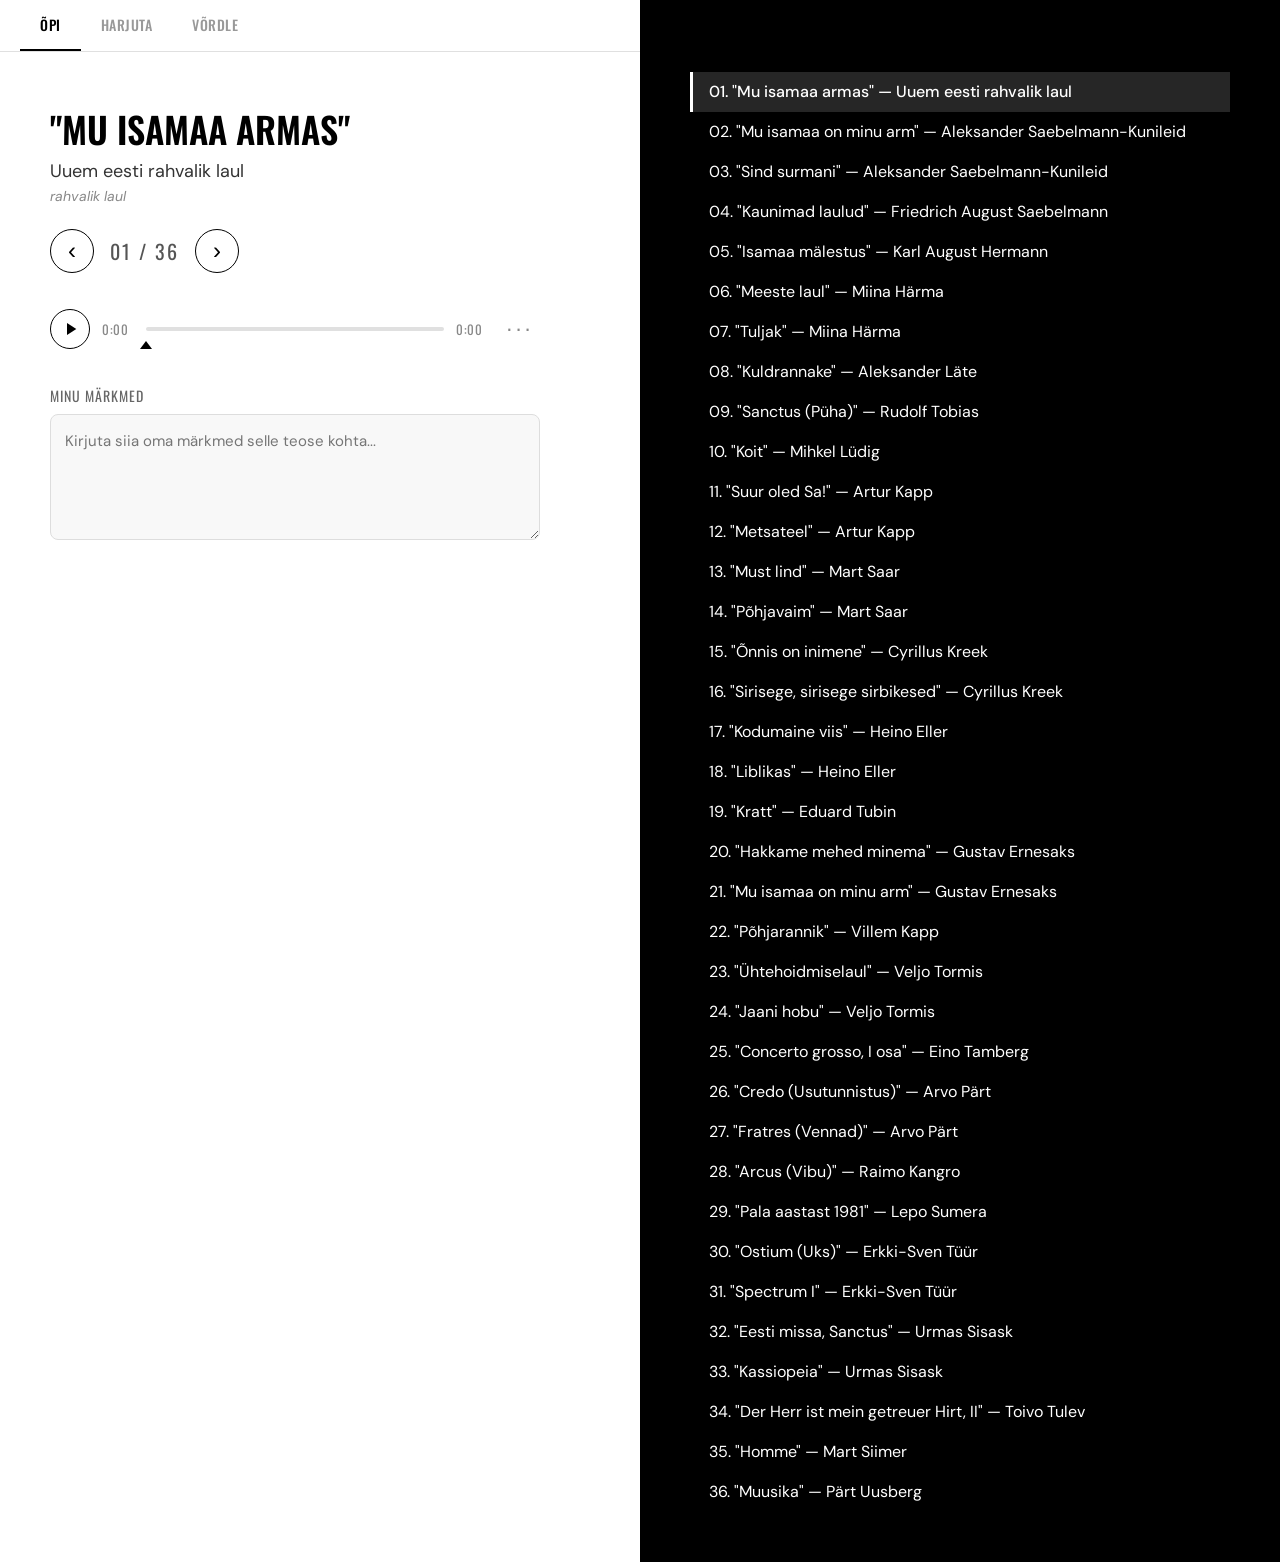
<file: index.html>
<!DOCTYPE html>
<html>
<head>
    <meta charset="UTF-8">
    <meta http-equiv="refresh" content="0; url=/12/">
    <title>Kuulamistest</title>
</head>
<body>
    <a href="/12/">Kuulamistest</a>
</body>
</html>
</file>
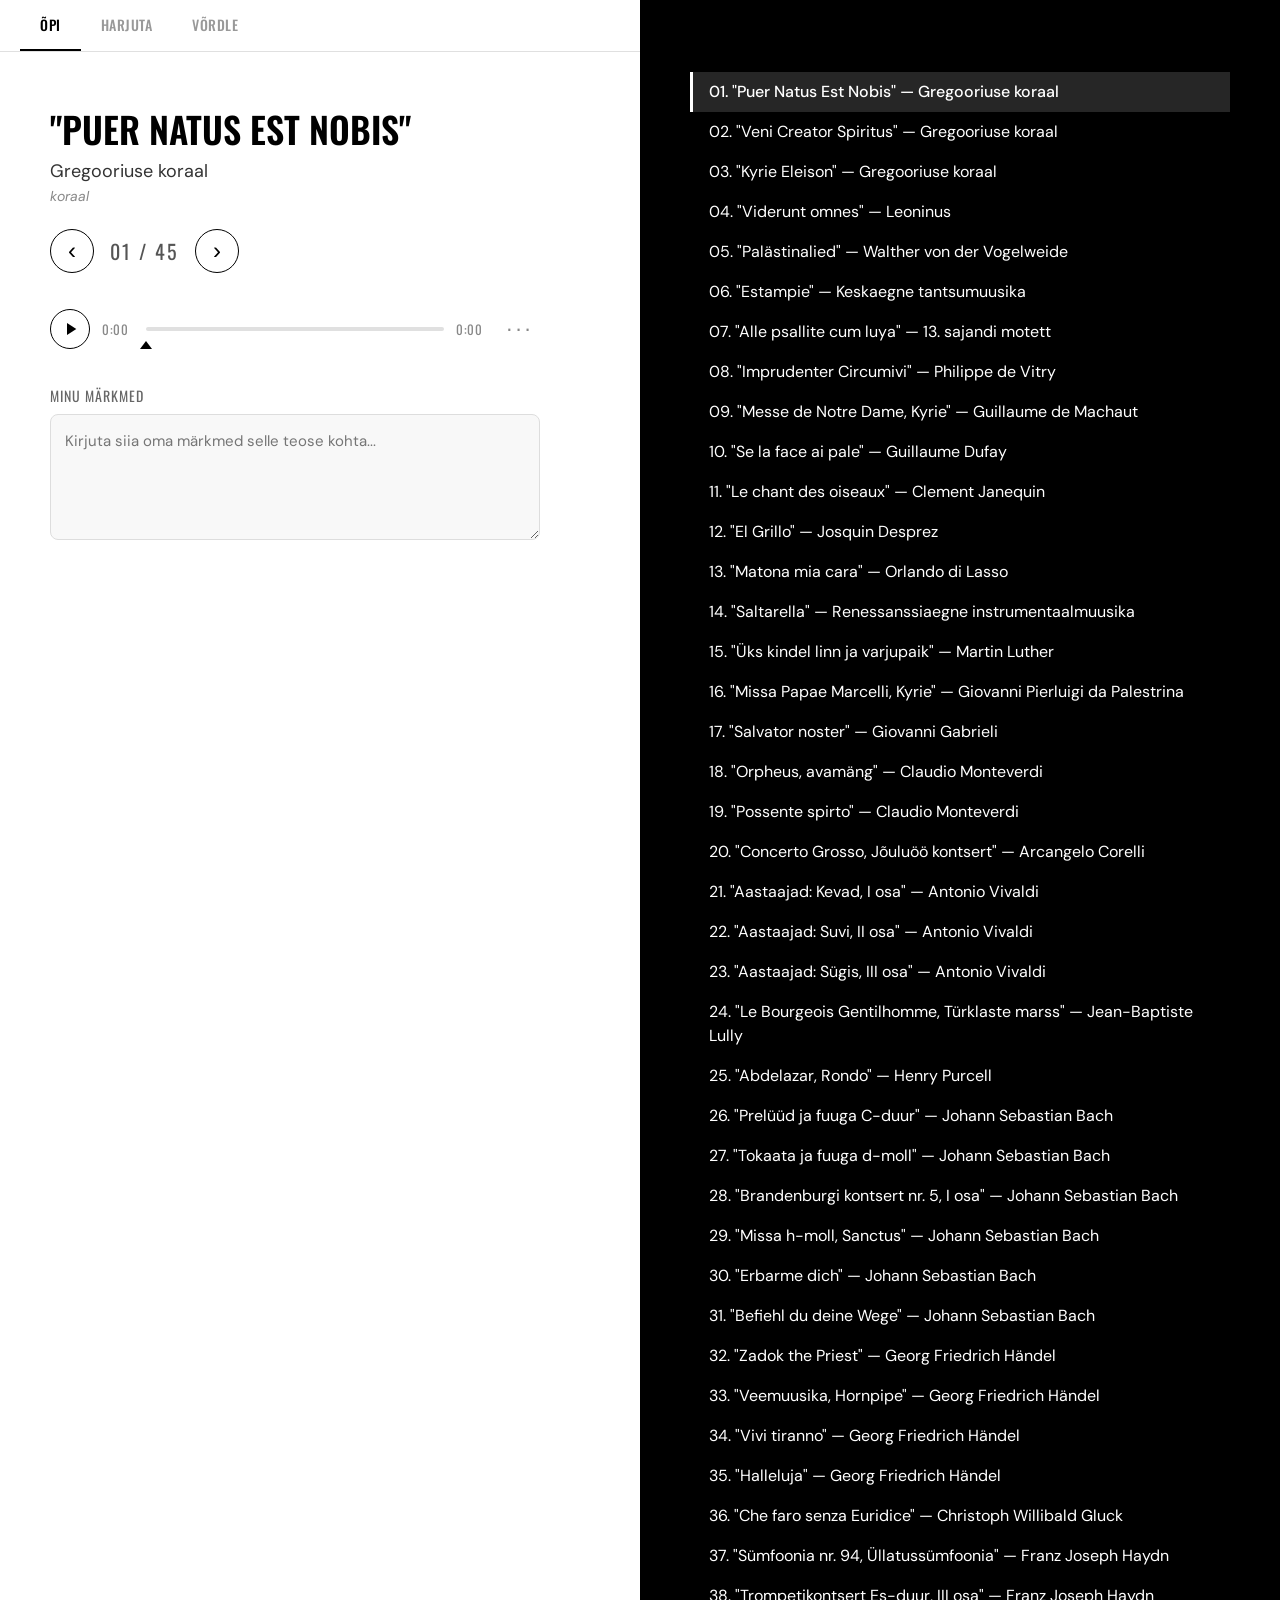
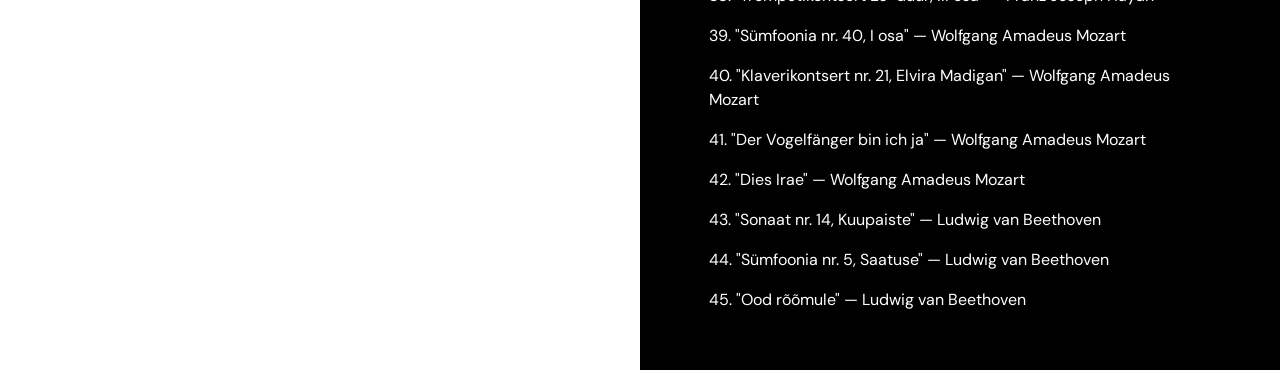
<file: 10/index.html>
<!DOCTYPE html>
<html>
<head>
    <meta charset="UTF-8">
    <meta name="viewport" content="width=device-width, initial-scale=1.0, maximum-scale=1.0, user-scalable=no">
    <meta name="apple-mobile-web-app-capable" content="yes">
    <meta name="apple-mobile-web-app-status-bar-style" content="black">
    <link href='https://fonts.googleapis.com/css?family=Oswald:400,600' rel='stylesheet'>
    <link href='https://fonts.googleapis.com/css?family=DM Sans:300,400,500' rel='stylesheet'>
    <title>Kuulamistest - 10. klass</title>
    <link rel="stylesheet" type="text/css" href="style.css?v=2">
</head>
<body>

<nav class="tab-bar">
    <div class="tab-bar-inner">
        <button data-page="learn" class="active">Õpi</button>
        <button data-page="quiz">Harjuta</button>
        <button data-page="compare">Võrdle</button>
    </div>
</nav>

<!-- ======== LEARN PAGE ======== -->
<div class="page" id="page-learn">
    <div class="row">
        <div class="column info_box learn-main">
            <div class="learn-meta">
                <h2 id="learn-title" class="learn-title">"Puer Natus Est Nobis"</h2>
                <p id="learn-composer" class="learn-composer">Gregooriuse koraal</p>
                <span id="learn-type" class="learn-type">koraal</span>
            </div>

            <div class="learn-nav">
                <button id="learn-prev" class="learn-arrow">&lsaquo;</button>
                <span id="learn-counter" class="learn-counter">01 / 45</span>
                <button id="learn-next" class="learn-arrow">&rsaquo;</button>
            </div>

            <div class="player">
                <button id="player-play" class="player-btn" aria-label="Play">
                    <svg class="player-icon play-icon" viewBox="0 0 24 24"><polygon points="6,3 20,12 6,21"/></svg>
                    <svg class="player-icon pause-icon" viewBox="0 0 24 24" style="display:none"><rect x="5" y="3" width="4" height="18"/><rect x="15" y="3" width="4" height="18"/></svg>
                </button>
                <span id="player-time" class="player-time">0:00</span>
                <div class="player-track-wrapper">
                    <div id="player-track" class="player-track">
                        <div id="player-fill" class="player-fill"></div>
                    </div>
                    <div id="player-start-marker" class="player-start-marker" style="display:none">
                        <div class="marker-arrow"></div>
                    </div>
                </div>
                <span id="player-duration" class="player-duration">0:00</span>
                <div class="player-menu-wrapper">
                    <button id="player-menu-btn" class="player-menu-btn" aria-label="Seaded">&middot;&middot;&middot;</button>
                    <div id="player-menu" class="player-menu">
                        <div class="player-menu-item active" data-mode="start">Algusest</div>
                        <div class="player-menu-item" data-mode="random">Juhuslik</div>
                    </div>
                </div>
            </div>

            <div class="learn-notes-section">
                <label for="learn-notes" class="learn-notes-label">Minu märkmed</label>
                <textarea id="learn-notes" class="learn-notes" rows="4" placeholder="Kirjuta siia oma märkmed selle teose kohta..."></textarea>
            </div>
        </div>
        <div class="column song_list learn-song-list-col">
            <div id="learn-song-list-wrapper">
                <div id="learn-song-list" class="interactive-song-list"></div>
            </div>
        </div>
    </div>
</div>

<!-- ======== QUIZ PAGE ======== -->
<div class="page hidden" id="page-quiz">
    <div class="row">
        <div class="column info_box quiz-main">
            <!-- Start screen -->
            <div id="quiz-start-screen" class="quiz-start-screen">
                <h2 class="quiz-heading">Harjuta</h2>
                <p class="quiz-desc">Kuula 30-sekundilist klippi ja proovi teos ära tunda.<br>Vali teosed nimekirjast paremal.</p>
                <button id="quiz-start-btn" class="quiz-start-btn">Alusta</button>
            </div>

            <!-- Active quiz card -->
            <div id="quiz-card" class="quiz-card hidden">
                <div class="quiz-progress">
                    <span id="quiz-remaining">36 jäänud</span>
                    <div class="quiz-progress-bar">
                        <div id="quiz-progress-fill" class="quiz-progress-fill"></div>
                    </div>
                    <button id="quiz-reset-btn" class="quiz-reset-link">Alusta uuesti</button>
                </div>

                <div class="player">
                    <button id="quiz-play" class="player-btn" aria-label="Play">
                        <svg class="player-icon play-icon" viewBox="0 0 24 24"><polygon points="6,3 20,12 6,21"/></svg>
                        <svg class="player-icon pause-icon" viewBox="0 0 24 24" style="display:none"><rect x="5" y="3" width="4" height="18"/><rect x="15" y="3" width="4" height="18"/></svg>
                    </button>
                    <span id="quiz-time" class="player-time">0:00</span>
                    <div class="player-track-wrapper">
                        <div id="quiz-track" class="player-track">
                            <div id="quiz-fill" class="player-fill"></div>
                        </div>
                        <div id="quiz-start-marker" class="player-start-marker" style="display:none">
                            <div class="marker-arrow"></div>
                        </div>
                    </div>
                    <span id="quiz-duration" class="player-duration" style="display:none">0:30</span>
                    <div class="player-menu-wrapper">
                        <button class="player-menu-btn" aria-label="Seaded">&middot;&middot;&middot;</button>
                        <div class="player-menu">
                            <div class="player-menu-item quiz-menu-item active" data-mode="start">Algusest</div>
                            <div class="player-menu-item quiz-menu-item" data-mode="random">Juhuslik</div>
                        </div>
                    </div>
                </div>

                <!-- Before reveal -->
                <div id="quiz-ask" class="quiz-ask">
                    <div id="quiz-notes-peek" class="learn-notes-section hidden">
                        <label for="quiz-notes-peek-text" class="learn-notes-label">Minu märkmed</label>
                        <textarea id="quiz-notes-peek-text" class="learn-notes" rows="3" placeholder="Kirjuta siia oma märkmed selle teose kohta..."></textarea>
                    </div>
                    <div class="quiz-ask-buttons">
                        <button id="quiz-notes-btn" class="quiz-notes-btn">Näita märkmeid</button>
                        <button id="quiz-reveal-btn" class="quiz-reveal-btn">Näita vastust</button>
                    </div>
                </div>

                <!-- After reveal -->
                <div id="quiz-answer" class="quiz-answer hidden">
                    <div class="quiz-meta">
                        <h2 id="quiz-title" class="learn-title"></h2>
                        <p id="quiz-composer" class="learn-composer"></p>
                        <span id="quiz-type" class="learn-type"></span>
                    </div>
                    <div id="quiz-notes-section" class="learn-notes-section">
                        <label for="quiz-notes" class="learn-notes-label">Minu märkmed</label>
                        <textarea id="quiz-notes" class="learn-notes" rows="3" placeholder="Kirjuta siia oma märkmed selle teose kohta..."></textarea>
                    </div>
                    <div id="quiz-buttons" class="quiz-buttons">
                        <button id="quiz-wrong" class="quiz-btn quiz-btn-wrong">Ei teadnud</button>
                        <button id="quiz-right" class="quiz-btn quiz-btn-right">Teadsin</button>
                    </div>

                    <!-- Confusion prompt (after "Ei teadnud") -->
                    <div id="quiz-confusion" class="quiz-confusion hidden">
                        <p class="quiz-confusion-label">Klikka teosele, millega läks segamini <span class="confusion-arrow"></span></p>
                        <button id="quiz-confusion-skip" class="quiz-confusion-skip">Edasi</button>
                    </div>
                </div>

            </div>

            <!-- Done screen -->
            <div id="quiz-done" class="quiz-done hidden">
                <h2 class="quiz-heading">Tubli!</h2>
                <p id="quiz-done-text" class="quiz-desc">Kõik teosed on läbitud.</p>
                <button id="quiz-restart-btn" class="quiz-start-btn">Uuesti</button>
            </div>
        </div>
        <div class="column song_list quiz-song-list-col">
            <div id="quiz-song-list-wrapper">
                <div id="quiz-song-list" class="interactive-song-list"></div>
            </div>
        </div>
    </div>
</div>

<!-- ======== COMPARE PAGE ======== -->
<div class="page hidden" id="page-compare">
    <div class="row">
        <div class="column info_box compare-main">
            <!-- Empty state -->
            <div id="compare-empty" class="compare-empty">
                <h2 class="quiz-heading">Võrdle</h2>
                <p class="quiz-desc">Harjuta esmalt, et süsteem saaks teada, milliseid teoseid sa segamini ajad.</p>
            </div>

            <!-- Pairs list -->
            <div id="compare-pairs-list" class="compare-pairs-list hidden">
                <h2 class="quiz-heading">Võrdle</h2>
                <p class="quiz-desc">Sinu segamini aetud teosed</p>
                <div id="compare-pairs" class="compare-pairs"></div>
            </div>

            <!-- Active compare -->
            <div id="compare-card" class="compare-card hidden">
                <button id="compare-back-btn" class="quiz-reset-link">&lsaquo; Tagasi</button>
                <!-- Phase 1: Listen to A -->
                <div id="compare-phase-listen" class="compare-phase">
                    <p class="compare-instruction" id="compare-instruction">Kuula mõlemat teoset</p>

                    <div class="compare-pair">
                        <div class="compare-piece" id="compare-piece-a">
                            <span class="compare-label">A</span>
                            <p class="compare-piece-title" id="compare-title-a"></p>
                            <p class="compare-piece-composer" id="compare-composer-a"></p>
                            <button id="compare-play-a" class="compare-play-btn">
                                <svg class="player-icon play-icon" viewBox="0 0 24 24"><polygon points="6,3 20,12 6,21"/></svg>
                                <svg class="player-icon pause-icon" viewBox="0 0 24 24" style="display:none"><rect x="5" y="3" width="4" height="18"/><rect x="15" y="3" width="4" height="18"/></svg>
                            </button>
                        </div>
                        <div class="compare-piece" id="compare-piece-b">
                            <span class="compare-label">B</span>
                            <p class="compare-piece-title" id="compare-title-b"></p>
                            <p class="compare-piece-composer" id="compare-composer-b"></p>
                            <button id="compare-play-b" class="compare-play-btn">
                                <svg class="player-icon play-icon" viewBox="0 0 24 24"><polygon points="6,3 20,12 6,21"/></svg>
                                <svg class="player-icon pause-icon" viewBox="0 0 24 24" style="display:none"><rect x="5" y="3" width="4" height="18"/><rect x="15" y="3" width="4" height="18"/></svg>
                            </button>
                        </div>
                    </div>

                    <button id="compare-ready-btn" class="quiz-start-btn">Olen valmis</button>
                </div>

                <!-- Phase 2: Guess which one -->
                <div id="compare-phase-guess" class="compare-phase hidden">
                    <p class="compare-instruction">Kumb on see?</p>

                    <div class="player compare-mystery-player">
                        <button id="compare-play-mystery" class="player-btn" aria-label="Play">
                            <svg class="player-icon play-icon" viewBox="0 0 24 24"><polygon points="6,3 20,12 6,21"/></svg>
                            <svg class="player-icon pause-icon" viewBox="0 0 24 24" style="display:none"><rect x="5" y="3" width="4" height="18"/><rect x="15" y="3" width="4" height="18"/></svg>
                        </button>
                        <span id="compare-time" class="player-time">0:00</span>
                        <div class="player-track-wrapper">
                            <div id="compare-track" class="player-track">
                                <div id="compare-fill" class="player-fill"></div>
                            </div>
                            <div id="compare-start-marker" class="player-start-marker" style="display:none">
                                <div class="marker-arrow"></div>
                            </div>
                        </div>
                        <span id="compare-duration" class="player-duration" style="display:none">0:30</span>
                    </div>

                    <div class="quiz-buttons">
                        <button id="compare-guess-a" class="quiz-btn"></button>
                        <button id="compare-guess-b" class="quiz-btn"></button>
                    </div>
                </div>

                <!-- Phase 3: Result -->
                <div id="compare-phase-result" class="compare-phase hidden">
                    <p class="compare-result-text" id="compare-result-text"></p>
                    <p class="compare-result-answer" id="compare-result-answer"></p>
                    <button id="compare-next-btn" class="quiz-start-btn">Järgmine</button>
                </div>
            </div>
        </div>
    </div>
</div>

<script src="songs.js?v=4"></script>
<script src="../app.js?v=4"></script>
<script defer src='https://static.cloudflareinsights.com/beacon.min.js' data-cf-beacon='{"token": "5fb3e8a10a9d4aab99e12cec75f58db6"}'></script>
</body>
</html>
</file>
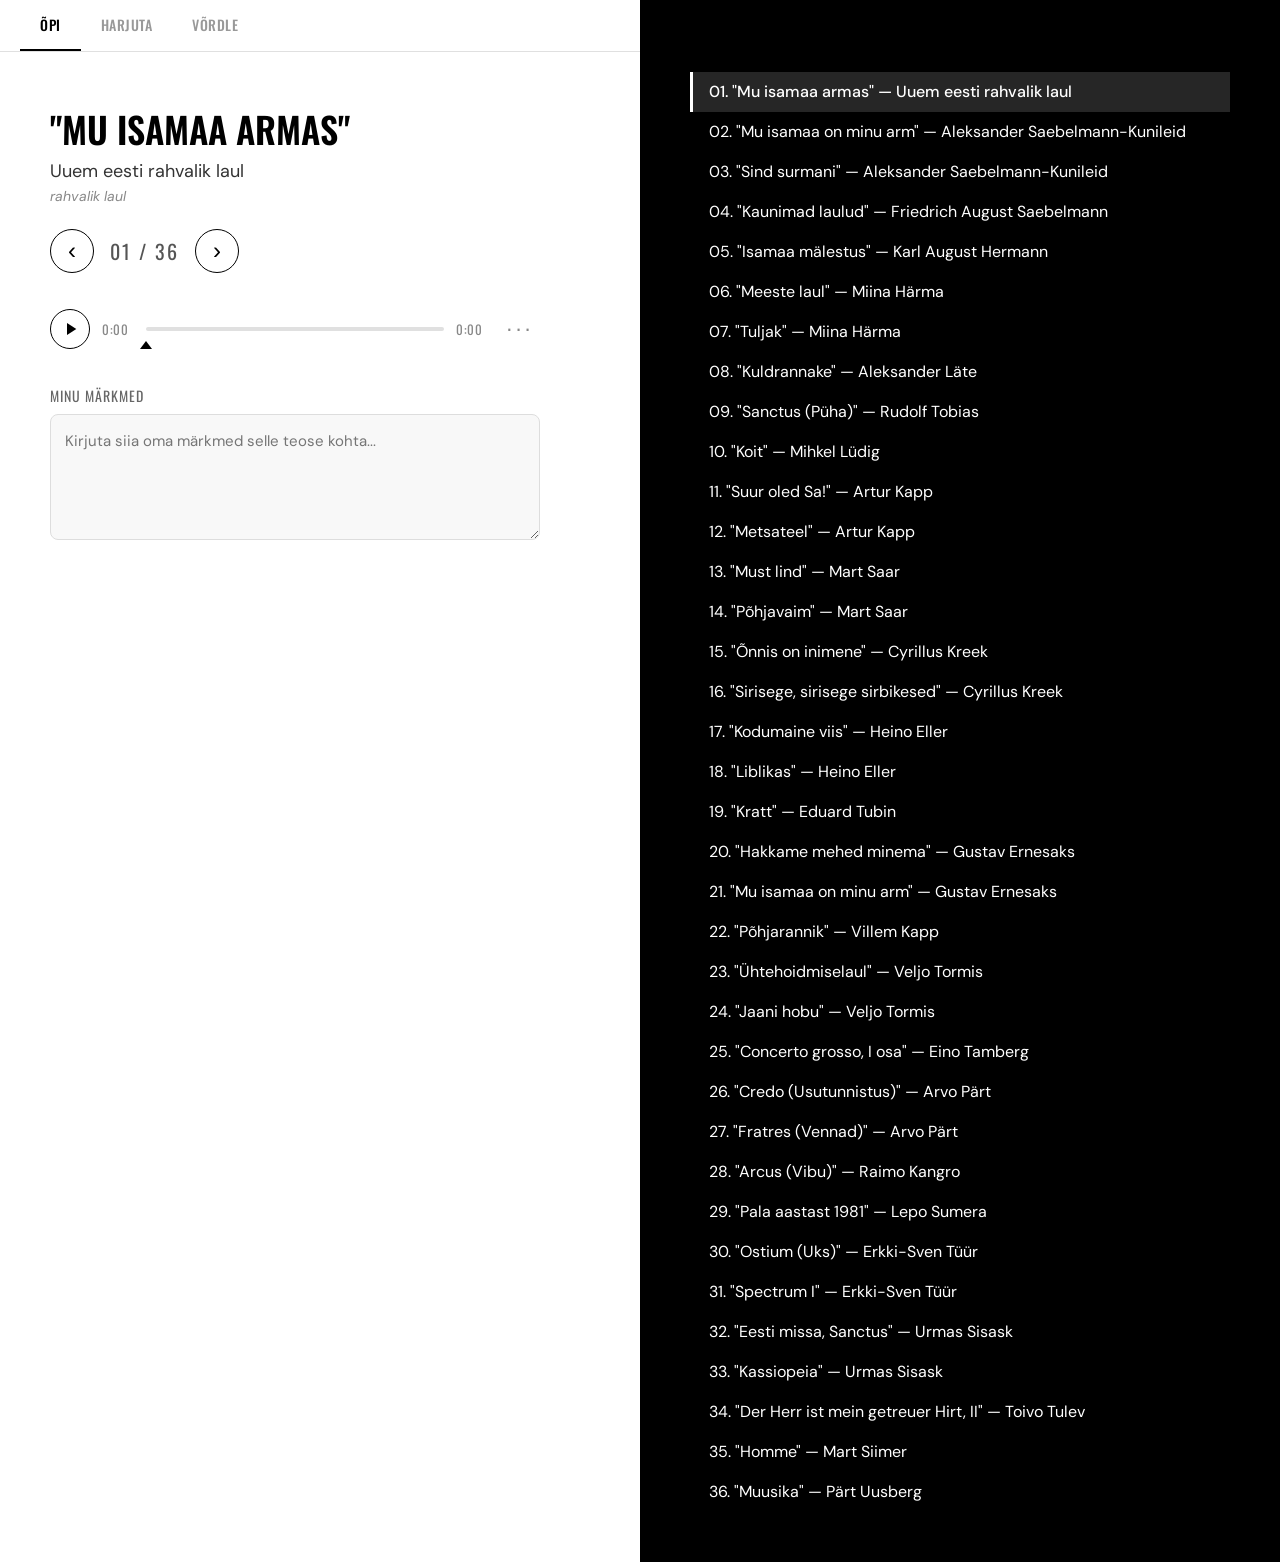
<file: 12/index.html>
<!DOCTYPE html>
<html>
<head>
    <meta charset="UTF-8">
    <meta name="viewport" content="width=device-width, initial-scale=1.0, maximum-scale=1.0, user-scalable=no">
    <meta name="apple-mobile-web-app-capable" content="yes">
    <meta name="apple-mobile-web-app-status-bar-style" content="black">
    <link href='https://fonts.googleapis.com/css?family=Oswald:400,600' rel='stylesheet'>
    <link href='https://fonts.googleapis.com/css?family=DM Sans:300,400,500' rel='stylesheet'>
    <title>Kuulamistest - 12. klass</title>
    <link rel="stylesheet" type="text/css" href="style.css?v=2">
</head>
<body>

<nav class="tab-bar">
    <div class="tab-bar-inner">
        <button data-page="learn" class="active">Õpi</button>
        <button data-page="quiz">Harjuta</button>
        <button data-page="compare">Võrdle</button>
    </div>
</nav>

<!-- ======== LEARN PAGE ======== -->
<div class="page" id="page-learn">
    <div class="row">
        <div class="column info_box learn-main">
            <div class="learn-meta">
                <h2 id="learn-title" class="learn-title">"Mu isamaa armas"</h2>
                <p id="learn-composer" class="learn-composer">Uuem eesti rahvalik laul</p>
                <span id="learn-type" class="learn-type">rahvalik laul</span>
            </div>

            <div class="learn-nav">
                <button id="learn-prev" class="learn-arrow">&lsaquo;</button>
                <span id="learn-counter" class="learn-counter">01 / 36</span>
                <button id="learn-next" class="learn-arrow">&rsaquo;</button>
            </div>

            <div class="player">
                <button id="player-play" class="player-btn" aria-label="Play">
                    <svg class="player-icon play-icon" viewBox="0 0 24 24"><polygon points="6,3 20,12 6,21"/></svg>
                    <svg class="player-icon pause-icon" viewBox="0 0 24 24" style="display:none"><rect x="5" y="3" width="4" height="18"/><rect x="15" y="3" width="4" height="18"/></svg>
                </button>
                <span id="player-time" class="player-time">0:00</span>
                <div class="player-track-wrapper">
                    <div id="player-track" class="player-track">
                        <div id="player-fill" class="player-fill"></div>
                    </div>
                    <div id="player-start-marker" class="player-start-marker" style="display:none">
                        <div class="marker-arrow"></div>
                    </div>
                </div>
                <span id="player-duration" class="player-duration">0:00</span>
                <div class="player-menu-wrapper">
                    <button id="player-menu-btn" class="player-menu-btn" aria-label="Seaded">&middot;&middot;&middot;</button>
                    <div id="player-menu" class="player-menu">
                        <div class="player-menu-item active" data-mode="start">Algusest</div>
                        <div class="player-menu-item" data-mode="random">Juhuslik</div>
                    </div>
                </div>
            </div>

            <div class="learn-notes-section">
                <label for="learn-notes" class="learn-notes-label">Minu märkmed</label>
                <textarea id="learn-notes" class="learn-notes" rows="4" placeholder="Kirjuta siia oma märkmed selle teose kohta..."></textarea>
            </div>
        </div>
        <div class="column song_list learn-song-list-col">
            <div id="learn-song-list-wrapper">
                <div id="learn-song-list" class="interactive-song-list"></div>
            </div>
        </div>
    </div>
</div>

<!-- ======== QUIZ PAGE ======== -->
<div class="page hidden" id="page-quiz">
    <div class="row">
        <div class="column info_box quiz-main">
            <!-- Start screen -->
            <div id="quiz-start-screen" class="quiz-start-screen">
                <h2 class="quiz-heading">Harjuta</h2>
                <p class="quiz-desc">Kuula 30-sekundilist klippi ja proovi teos ära tunda.<br>Vali teosed nimekirjast paremal.</p>
                <button id="quiz-start-btn" class="quiz-start-btn">Alusta</button>
            </div>

            <!-- Active quiz card -->
            <div id="quiz-card" class="quiz-card hidden">
                <div class="quiz-progress">
                    <span id="quiz-remaining">36 jäänud</span>
                    <div class="quiz-progress-bar">
                        <div id="quiz-progress-fill" class="quiz-progress-fill"></div>
                    </div>
                    <button id="quiz-reset-btn" class="quiz-reset-link">Alusta uuesti</button>
                </div>

                <div class="player">
                    <button id="quiz-play" class="player-btn" aria-label="Play">
                        <svg class="player-icon play-icon" viewBox="0 0 24 24"><polygon points="6,3 20,12 6,21"/></svg>
                        <svg class="player-icon pause-icon" viewBox="0 0 24 24" style="display:none"><rect x="5" y="3" width="4" height="18"/><rect x="15" y="3" width="4" height="18"/></svg>
                    </button>
                    <span id="quiz-time" class="player-time">0:00</span>
                    <div class="player-track-wrapper">
                        <div id="quiz-track" class="player-track">
                            <div id="quiz-fill" class="player-fill"></div>
                        </div>
                        <div id="quiz-start-marker" class="player-start-marker" style="display:none">
                            <div class="marker-arrow"></div>
                        </div>
                    </div>
                    <span id="quiz-duration" class="player-duration" style="display:none">0:30</span>
                    <div class="player-menu-wrapper">
                        <button class="player-menu-btn" aria-label="Seaded">&middot;&middot;&middot;</button>
                        <div class="player-menu">
                            <div class="player-menu-item quiz-menu-item active" data-mode="start">Algusest</div>
                            <div class="player-menu-item quiz-menu-item" data-mode="random">Juhuslik</div>
                        </div>
                    </div>
                </div>

                <!-- Before reveal -->
                <div id="quiz-ask" class="quiz-ask">
                    <div id="quiz-notes-peek" class="learn-notes-section hidden">
                        <label for="quiz-notes-peek-text" class="learn-notes-label">Minu märkmed</label>
                        <textarea id="quiz-notes-peek-text" class="learn-notes" rows="3" placeholder="Kirjuta siia oma märkmed selle teose kohta..."></textarea>
                    </div>
                    <div class="quiz-ask-buttons">
                        <button id="quiz-notes-btn" class="quiz-notes-btn">Näita märkmeid</button>
                        <button id="quiz-reveal-btn" class="quiz-reveal-btn">Näita vastust</button>
                    </div>
                </div>

                <!-- After reveal -->
                <div id="quiz-answer" class="quiz-answer hidden">
                    <div class="quiz-meta">
                        <h2 id="quiz-title" class="learn-title"></h2>
                        <p id="quiz-composer" class="learn-composer"></p>
                        <span id="quiz-type" class="learn-type"></span>
                    </div>
                    <div id="quiz-notes-section" class="learn-notes-section">
                        <label for="quiz-notes" class="learn-notes-label">Minu märkmed</label>
                        <textarea id="quiz-notes" class="learn-notes" rows="3" placeholder="Kirjuta siia oma märkmed selle teose kohta..."></textarea>
                    </div>
                    <div id="quiz-buttons" class="quiz-buttons">
                        <button id="quiz-wrong" class="quiz-btn quiz-btn-wrong">Ei teadnud</button>
                        <button id="quiz-right" class="quiz-btn quiz-btn-right">Teadsin</button>
                    </div>

                    <!-- Confusion prompt (after "Ei teadnud") -->
                    <div id="quiz-confusion" class="quiz-confusion hidden">
                        <p class="quiz-confusion-label">Klikka teosele, millega läks segamini <span class="confusion-arrow"></span></p>
                        <button id="quiz-confusion-skip" class="quiz-confusion-skip">Edasi</button>
                    </div>
                </div>

            </div>

            <!-- Done screen -->
            <div id="quiz-done" class="quiz-done hidden">
                <h2 class="quiz-heading">Tubli!</h2>
                <p id="quiz-done-text" class="quiz-desc">Kõik teosed on läbitud.</p>
                <button id="quiz-restart-btn" class="quiz-start-btn">Uuesti</button>
            </div>
        </div>
        <div class="column song_list quiz-song-list-col">
            <div id="quiz-song-list-wrapper">
                <div id="quiz-song-list" class="interactive-song-list"></div>
            </div>
        </div>
    </div>
</div>

<!-- ======== COMPARE PAGE ======== -->
<div class="page hidden" id="page-compare">
    <div class="row">
        <div class="column info_box compare-main">
            <!-- Empty state -->
            <div id="compare-empty" class="compare-empty">
                <h2 class="quiz-heading">Võrdle</h2>
                <p class="quiz-desc">Harjuta esmalt, et süsteem saaks teada, milliseid teoseid sa segamini ajad.</p>
            </div>

            <!-- Pairs list -->
            <div id="compare-pairs-list" class="compare-pairs-list hidden">
                <h2 class="quiz-heading">Võrdle</h2>
                <p class="quiz-desc">Sinu segamini aetud teosed</p>
                <div id="compare-pairs" class="compare-pairs"></div>
            </div>

            <!-- Active compare -->
            <div id="compare-card" class="compare-card hidden">
                <button id="compare-back-btn" class="quiz-reset-link">&lsaquo; Tagasi</button>
                <!-- Phase 1: Listen to A -->
                <div id="compare-phase-listen" class="compare-phase">
                    <p class="compare-instruction" id="compare-instruction">Kuula mõlemat teoset</p>

                    <div class="compare-pair">
                        <div class="compare-piece" id="compare-piece-a">
                            <span class="compare-label">A</span>
                            <p class="compare-piece-title" id="compare-title-a"></p>
                            <p class="compare-piece-composer" id="compare-composer-a"></p>
                            <button id="compare-play-a" class="compare-play-btn">
                                <svg class="player-icon play-icon" viewBox="0 0 24 24"><polygon points="6,3 20,12 6,21"/></svg>
                                <svg class="player-icon pause-icon" viewBox="0 0 24 24" style="display:none"><rect x="5" y="3" width="4" height="18"/><rect x="15" y="3" width="4" height="18"/></svg>
                            </button>
                        </div>
                        <div class="compare-piece" id="compare-piece-b">
                            <span class="compare-label">B</span>
                            <p class="compare-piece-title" id="compare-title-b"></p>
                            <p class="compare-piece-composer" id="compare-composer-b"></p>
                            <button id="compare-play-b" class="compare-play-btn">
                                <svg class="player-icon play-icon" viewBox="0 0 24 24"><polygon points="6,3 20,12 6,21"/></svg>
                                <svg class="player-icon pause-icon" viewBox="0 0 24 24" style="display:none"><rect x="5" y="3" width="4" height="18"/><rect x="15" y="3" width="4" height="18"/></svg>
                            </button>
                        </div>
                    </div>

                    <button id="compare-ready-btn" class="quiz-start-btn">Olen valmis</button>
                </div>

                <!-- Phase 2: Guess which one -->
                <div id="compare-phase-guess" class="compare-phase hidden">
                    <p class="compare-instruction">Kumb on see?</p>

                    <div class="player compare-mystery-player">
                        <button id="compare-play-mystery" class="player-btn" aria-label="Play">
                            <svg class="player-icon play-icon" viewBox="0 0 24 24"><polygon points="6,3 20,12 6,21"/></svg>
                            <svg class="player-icon pause-icon" viewBox="0 0 24 24" style="display:none"><rect x="5" y="3" width="4" height="18"/><rect x="15" y="3" width="4" height="18"/></svg>
                        </button>
                        <span id="compare-time" class="player-time">0:00</span>
                        <div class="player-track-wrapper">
                            <div id="compare-track" class="player-track">
                                <div id="compare-fill" class="player-fill"></div>
                            </div>
                            <div id="compare-start-marker" class="player-start-marker" style="display:none">
                                <div class="marker-arrow"></div>
                            </div>
                        </div>
                        <span id="compare-duration" class="player-duration" style="display:none">0:30</span>
                    </div>

                    <div class="quiz-buttons">
                        <button id="compare-guess-a" class="quiz-btn"></button>
                        <button id="compare-guess-b" class="quiz-btn"></button>
                    </div>
                </div>

                <!-- Phase 3: Result -->
                <div id="compare-phase-result" class="compare-phase hidden">
                    <p class="compare-result-text" id="compare-result-text"></p>
                    <p class="compare-result-answer" id="compare-result-answer"></p>
                    <button id="compare-next-btn" class="quiz-start-btn">Järgmine</button>
                </div>
            </div>
        </div>
    </div>
</div>

<script src="songs.js?v=4"></script>
<script src="../app.js?v=4"></script>
<script defer src='https://static.cloudflareinsights.com/beacon.min.js' data-cf-beacon='{"token": "5fb3e8a10a9d4aab99e12cec75f58db6"}'></script>
</body>
</html>
</file>
<file: 10/style.css>
* {
  -webkit-tap-highlight-color: transparent;
  -webkit-touch-callout: none;
  touch-action: manipulation;
  box-sizing: border-box;
}

body {
  font-family: "DM Sans";
  margin: 0px;
  overflow-x: hidden;
  max-width: 100%;
}

h1 {
  font-family: 'Oswald';
  text-transform: uppercase;
  font-weight: bold;
  line-height: 100px;
  font-size: 100px;
  margin: 0px;
}

h3 {
  font-family: "DM Sans";
  font-weight: 300;
}

.hidden {
  display: none !important;
}

/* =============================================================================
   Tab Bar
   ============================================================================= */

.tab-bar {
  background: linear-gradient(to right, #fff 50%, #000 50%);
  position: sticky;
  top: 0;
  z-index: 100;
}

.tab-bar-inner {
  display: flex;
  width: 50%;
  padding: 0 20px;
  border-bottom: 1px solid #e0e0e0;
}

.tab-bar button {
  font-family: 'Oswald';
  text-transform: uppercase;
  font-size: 14px;
  font-weight: 500;
  letter-spacing: 0.5px;
  background: none;
  border: none;
  border-bottom: 2px solid transparent;
  border-radius: 0;
  padding: 14px 20px;
  color: #999;
  cursor: pointer;
  transition: color 0.2s, border-color 0.2s;
}

.tab-bar button:hover {
  color: #000;
  background: none;
}

.tab-bar button.active {
  color: #000;
  border-bottom-color: #000;
}

.tab-bar button:disabled {
  color: #ccc;
  cursor: not-allowed;
}

.tab-bar button:disabled:hover {
  color: #ccc;
  background: none;
}

/* =============================================================================
   Custom Audio Player
   ============================================================================= */

.player {
  display: flex;
  align-items: center;
  gap: 12px;
  padding: 12px 0;
}

.player-btn {
  width: 40px;
  height: 40px;
  min-width: 40px;
  padding: 0;
  border: 1px solid #000;
  border-radius: 50%;
  background: #fff;
  display: flex;
  align-items: center;
  justify-content: center;
  cursor: pointer;
  transition: background-color 0.2s, color 0.2s;
}

.player-btn:hover {
  background: #000;
}

.player-btn:hover .player-icon {
  fill: #fff;
}

.player-icon {
  width: 16px;
  height: 16px;
  fill: #000;
  transition: fill 0.2s;
}

.play-icon {
  margin-left: 2px;
}

.player-time,
.player-duration {
  font-family: 'Oswald';
  font-size: 13px;
  color: #888;
  min-width: 32px;
  letter-spacing: 0.5px;
}


.player-track {
  width: 100%;
  height: 4px;
  background: #e0e0e0;
  border-radius: 2px;
  position: relative;
  cursor: pointer;
}

.player-fill {
  height: 100%;
  background: #000;
  border-radius: 2px;
  width: 0%;
  pointer-events: none;
}

.player-track:hover {
  height: 6px;
}

/* Track wrapper (holds bar + marker) */
.player-track-wrapper {
  flex: 1;
  position: relative;
}

/* Start marker triangle */
.player-start-marker {
  position: absolute;
  top: 10px;
  left: 0%;
  transform: translateX(-50%);
  cursor: grab;
  padding: 4px 8px;
  z-index: 10;
  user-select: none;
}

.player-start-marker:active {
  cursor: grabbing;
}

.marker-arrow {
  width: 0;
  height: 0;
  border-left: 6px solid transparent;
  border-right: 6px solid transparent;
  border-bottom: 8px solid #000;
}

/* Three-dot menu */
.player-menu-wrapper {
  position: relative;
  padding: 8px;
  margin: -8px;
}

.player-menu-btn {
  width: 40px;
  height: 40px;
  min-width: 40px;
  padding: 0;
  border: none;
  border-radius: 50%;
  background: transparent;
  font-size: 22px;
  letter-spacing: 3px;
  color: #888;
  display: flex;
  align-items: center;
  justify-content: center;
  cursor: pointer;
  transition: color 0.2s;
}

.player-menu-btn:hover {
  color: #000;
  background: #f0f0f0;
}

.player-menu {
  display: none;
  position: absolute;
  right: 0;
  top: 100%;
  margin-top: 2px;
  background: #fff;
  border: 1px solid #e0e0e0;
  border-radius: 8px;
  box-shadow: 0 4px 16px rgba(0,0,0,0.1);
  min-width: 140px;
  z-index: 200;
  overflow: hidden;
}

.player-menu-wrapper:hover .player-menu {
  display: block;
}

.player-menu-item {
  font-family: 'DM Sans';
  font-size: 13px;
  padding: 10px 16px;
  cursor: pointer;
  transition: background-color 0.15s;
  text-transform: none;
  color: #555;
}

.player-menu-item:hover {
  background: #f5f5f5;
}

.player-menu-item.active {
  color: #000;
  font-weight: 500;
}

.player-menu-item.active::before {
  content: '';
  display: inline-block;
  width: 5px;
  height: 5px;
  background: #000;
  border-radius: 50%;
  margin-right: 8px;
  vertical-align: middle;
}

/* =============================================================================
   Page containers
   ============================================================================= */

.page {
  min-height: calc(100vh - 50px);
}

/* =============================================================================
   Freeplay Page (original styles)
   ============================================================================= */

.row {
  display: flex;
}

.column {
  flex: 50%;
}

.song_list {
  background-color: black;
  color: white;
  padding: 20px 50px 50px;
  min-height: 100vh;
  line-height: 30px;
}

.info_box {
  padding: 50px;
  padding-right: 100px;
}


button {
  text-transform: uppercase;
  font-weight: 500;
  color: #000000;
  background-color: #ffffff;
  font-size: 16px;
  border: 1px solid #000000;
  border-radius: 50px;
  padding: 15px 30px;
  cursor: pointer;
  transition: background-color 0.2s ease, color 0.2s ease;
  -webkit-appearance: none;
  -moz-appearance: none;
  appearance: none;
  outline: none;
}

button:hover {
  color: #ffffff;
  background-color: #000000;
}

button:active {
  transform: scale(0.98);
}


/* =============================================================================
   Learn Page
   ============================================================================= */

.learn-main {
  display: flex;
  flex-direction: column;
  gap: 24px;
}

/* Navigation arrows + counter */
.learn-nav {
  display: flex;
  align-items: center;
  gap: 16px;
}

.learn-arrow {
  width: 44px;
  height: 44px;
  padding: 0;
  font-size: 24px;
  display: flex;
  align-items: center;
  justify-content: center;
  border-radius: 50%;
}

.learn-counter {
  font-family: 'Oswald';
  font-size: 20px;
  letter-spacing: 2px;
  color: #555;
}

/* Song metadata */
.learn-meta {
  display: flex;
  flex-direction: column;
  gap: 4px;
}

.learn-title {
  font-family: 'Oswald';
  text-transform: uppercase;
  font-size: 36px;
  font-weight: 600;
  margin: 0;
}

.learn-composer {
  font-size: 18px;
  color: #333;
  margin: 0;
}

.learn-type {
  font-size: 14px;
  color: #888;
  text-transform: lowercase;
  font-style: italic;
}

/* Notes */
.learn-notes-section {
  display: flex;
  flex-direction: column;
  gap: 8px;
}

.learn-notes-label {
  font-family: 'Oswald';
  font-size: 14px;
  text-transform: uppercase;
  letter-spacing: 1px;
  color: #666;
}

.learn-notes {
  font-family: 'DM Sans';
  font-size: 15px;
  line-height: 1.6;
  padding: 14px;
  border: 1px solid #ddd;
  border-radius: 8px;
  background: #f8f8f8;
  resize: vertical;
  min-height: 100px;
  transition: border-color 0.2s;
}

.learn-notes:focus {
  outline: none;
  border-color: #000;
  background: #fff;
}


/* Interactive song list */
.interactive-song-list {
  display: flex;
  flex-direction: column;
}

.song-list-item {
  padding: 8px 16px;
  font-size: 16px;
  line-height: 1.5;
  cursor: pointer;
  transition: background-color 0.15s;
  border-left: 3px solid transparent;
}

.song-list-item:hover {
  background: rgba(255, 255, 255, 0.1);
}

.song-list-item.current {
  background: rgba(255, 255, 255, 0.15);
  border-left-color: #fff;
  font-weight: 500;
}


/* =============================================================================
   Quiz Page
   ============================================================================= */

.quiz-main {
  display: flex;
  flex-direction: column;
  gap: 24px;
}

.quiz-heading {
  font-family: 'Oswald';
  text-transform: uppercase;
  font-size: 36px;
  font-weight: 600;
  margin: 0;
}

.quiz-desc {
  font-size: 16px;
  color: #555;
  margin: 8px 0 24px;
}

.quiz-start-btn {
  font-family: 'Oswald';
  font-size: 16px;
  letter-spacing: 1px;
}

.quiz-card {
  display: flex;
  flex-direction: column;
  gap: 28px;
}

.quiz-card .player-track,
.compare-card .player-track,
.compare-mystery-player .player-track {
  cursor: default;
}
.quiz-card .player-track:hover,
.compare-card .player-track:hover,
.compare-mystery-player .player-track:hover {
  height: 4px;
}

/* Progress */
.quiz-progress {
  display: flex;
  align-items: center;
  gap: 16px;
}

#quiz-remaining {
  font-family: 'Oswald';
  font-size: 16px;
  letter-spacing: 1px;
  color: #555;
  white-space: nowrap;
}

.quiz-progress-bar {
  flex: 1;
  height: 4px;
  background: #e0e0e0;
  border-radius: 2px;
}

.quiz-progress-fill {
  height: 100%;
  background: #000;
  border-radius: 2px;
  width: 0%;
  transition: width 0.3s ease;
}

.quiz-reset-link {
  white-space: nowrap;
  font-family: 'DM Sans';
  font-size: 13px;
  font-weight: 400;
  text-transform: none;
  color: #999;
  background: none;
  border: none;
  padding: 4px 8px;
  cursor: pointer;
}

.quiz-reset-link:hover {
  color: #000;
  background: none;
}

.quiz-reset-link.confirming {
  color: #c00;
}

.quiz-reset-link.confirming:hover {
  color: #c00;
}

/* Ask buttons */
.quiz-ask {
  display: flex;
  flex-direction: column;
  gap: 16px;
}

.quiz-ask-buttons {
  display: flex;
  gap: 16px;
  justify-content: center;
}

.quiz-notes-btn,
.quiz-reveal-btn {
  flex: 1;
  font-family: 'Oswald';
  font-size: 16px;
  letter-spacing: 1px;
  padding: 16px 24px;
}

.quiz-notes-btn {
  border-style: dashed;
}

/* Answer section */
.quiz-answer {
  display: flex;
  flex-direction: column;
  gap: 20px;
}

.quiz-meta {
  display: flex;
  flex-direction: column;
  gap: 4px;
}

/* Notes display (read-only) */
.quiz-notes-display {
  border-left: 3px solid #ddd;
  padding: 12px 16px;
  background: #f8f8f8;
  border-radius: 0 8px 8px 0;
}

.quiz-notes-text {
  font-size: 15px;
  color: #555;
  line-height: 1.6;
  margin: 0;
  font-style: italic;
}

/* Assessment buttons */
.quiz-buttons {
  display: flex;
  gap: 16px;
}

.quiz-btn {
  flex: 1;
  font-family: 'Oswald';
  font-size: 16px;
  letter-spacing: 1px;
  padding: 16px 24px;
}

.quiz-btn-right {
  background: #000;
  color: #fff;
  border-color: #000;
}

.quiz-btn-right:hover {
  background: #333;
  color: #fff;
}

/* Confusion picker */
.quiz-confusion {
  display: flex;
  flex-direction: column;
  gap: 12px;
}

.quiz-confusion-label {
  font-family: 'Oswald';
  font-size: 18px;
  text-transform: uppercase;
  letter-spacing: 1px;
  color: #000;
  margin: 0;
}

.confusion-arrow::after {
  content: '\2192';
}

.quiz-confusion-skip {
  font-family: 'Oswald';
  font-size: 15px;
  font-weight: 400;
  text-transform: uppercase;
  letter-spacing: 1px;
  color: #999;
  background: none;
  border: none;
  border-radius: 0;
  border-bottom: 1px solid #ccc;
  padding: 4px 0;
  cursor: pointer;
  align-self: flex-start;
}

.quiz-confusion-skip:hover {
  color: #000;
  border-bottom-color: #000;
  background: none;
}

/* Quiz done */
.quiz-done {
  text-align: center;
  padding: 40px 0;
}

/* Quiz song list states */
.song-list-item.selected {
  outline: 1px solid rgba(255, 255, 255, 0.5);
  outline-offset: -1px;
  background: rgba(255, 255, 255, 0.08);
}

.song-list-item.deselected {
  opacity: 1;
}

.song-list-item.confusion-pick {
  cursor: pointer;
}

.song-list-item.confusion-pick:hover {
  background: rgba(255, 255, 255, 0.2);
  outline: 1px solid rgba(255, 255, 255, 0.4);
  outline-offset: -1px;
}

.song-list-item.done {
  opacity: 0.4;
}

.song-list-item.done::before {
  content: '\2713  ';
}

/* =============================================================================
   Compare Page
   ============================================================================= */

.compare-main {
  display: flex;
  flex-direction: column;
  gap: 24px;
}

.compare-empty {
  padding: 20px 0;
}

.compare-pairs-list {
  display: flex;
  flex-direction: column;
  gap: 16px;
}

.compare-pairs {
  display: flex;
  flex-direction: column;
  gap: 8px;
}

.compare-pair-item {
  display: flex;
  align-items: center;
  gap: 16px;
  padding: 18px 22px;
  border: 1px solid #e0e0e0;
  border-radius: 8px;
  cursor: pointer;
  transition: border-color 0.15s, background-color 0.15s;
  font-family: 'DM Sans';
  font-size: 17px;
  text-transform: none;
  font-weight: 400;
  color: #333;
  background: #fff;
  text-align: left;
}

.compare-pair-item:hover {
  border-color: #000;
  background: #f5f5f5;
  color: #000;
}

.compare-pair-count {
  font-family: 'Oswald';
  font-size: 14px;
  color: #999;
  min-width: 24px;
  text-align: center;
}

.compare-pair-vs {
  color: #999;
  margin: 0 4px;
}

#compare-back-btn {
  align-self: flex-start;
}

.compare-card {
  display: flex;
  flex-direction: column;
  gap: 24px;
}

.compare-phase {
  display: flex;
  flex-direction: column;
  gap: 20px;
}

.compare-instruction {
  font-family: 'Oswald';
  font-size: 20px;
  text-transform: uppercase;
  letter-spacing: 1px;
  color: #333;
  margin: 0;
}

.compare-pair {
  display: flex;
  gap: 20px;
}

.compare-piece {
  flex: 1;
  border: 1px solid #e0e0e0;
  border-radius: 12px;
  padding: 20px;
  display: flex;
  flex-direction: column;
  align-items: center;
  gap: 8px;
  text-align: center;
}

.compare-label {
  font-family: 'Oswald';
  font-size: 28px;
  font-weight: 600;
  color: #000;
}

.compare-piece-title {
  font-family: 'Oswald';
  font-size: 16px;
  font-weight: 600;
  text-transform: uppercase;
  margin: 0;
}

.compare-piece-composer {
  font-size: 14px;
  color: #666;
  margin: 0;
}

.compare-play-btn {
  width: 44px;
  height: 44px;
  min-width: 44px;
  padding: 0;
  border: 1px solid #000;
  border-radius: 50%;
  background: #fff;
  display: flex;
  align-items: center;
  justify-content: center;
  cursor: pointer;
  margin-top: 8px;
}

.compare-play-btn:hover {
  background: #000;
}

.compare-play-btn:hover .player-icon {
  fill: #fff;
}

.compare-play-btn .player-icon {
  margin-left: 2px;
}

.compare-result-text {
  font-family: 'Oswald';
  font-size: 28px;
  font-weight: 600;
  text-transform: uppercase;
  margin: 0;
}

.compare-result-answer {
  font-size: 16px;
  color: #555;
  margin: 0;
}

/* =============================================================================
   Mobile Responsive
   ============================================================================= */

@media only screen and (max-width: 900px) {
  html, body {
    width: 100%;
    overflow-x: hidden;
  }

  h1 {
    font-size: 50px;
    line-height: 60px;
  }

  h3 {
    font-size: 20px;
  }

  .info_box, .song_list {
    padding: 25px;
    max-width: 100%;
  }

  .info_box {
    padding-right: 25px;
  }

  .song_list p {
    white-space: normal;
    word-wrap: break-word;
    hyphens: auto;
  }

  .row {
    display: flex;
    flex-direction: column;
  }

  .column {
    width: 100%;
    display: block;
  }

  .info_box {
    order: 1;
  }

  .song_list {
    order: 2;
    min-height: auto;
  }

  /* Tab bar equal width on mobile */
  .tab-bar {
    background: #fff;
  }

  .tab-bar-inner {
    width: 100%;
    padding: 0;
  }

  .tab-bar button {
    flex: 1;
    font-size: 13px;
    padding: 12px 14px;
    white-space: nowrap;
    text-align: center;
  }

  /* Learn page mobile */
  .learn-title {
    font-size: 26px;
  }

  .learn-nav {
    margin-top: 8px;
  }

  .confusion-arrow::after {
    content: '\2193';
  }

  .learn-main {
    gap: 24px;
  }


  .quiz-buttons {
    flex-direction: column;
  }

  .compare-pair {
    flex-direction: column;
  }
}

@media (max-width: 768px) {
  button {
    width: auto;
    min-height: 44px;
  }
}
</file>
<file: 12/style.css>
* {
  -webkit-tap-highlight-color: transparent;
  -webkit-touch-callout: none;
  touch-action: manipulation;
  box-sizing: border-box;
}

body {
  font-family: "DM Sans";
  margin: 0px;
  overflow-x: hidden;
  max-width: 100%;
}

h1 {
  font-family: 'Oswald';
  text-transform: uppercase;
  font-weight: bold;
  line-height: 100px;
  font-size: 100px;
  margin: 0px;
}

h3 {
  font-family: "DM Sans";
  font-weight: 300;
}

.hidden {
  display: none !important;
}

/* =============================================================================
   Tab Bar
   ============================================================================= */

.tab-bar {
  background: linear-gradient(to right, #fff 50%, #000 50%);
  position: sticky;
  top: 0;
  z-index: 100;
}

.tab-bar-inner {
  display: flex;
  width: 50%;
  padding: 0 20px;
  border-bottom: 1px solid #e0e0e0;
}

.tab-bar button {
  font-family: 'Oswald';
  text-transform: uppercase;
  font-size: 14px;
  font-weight: 500;
  letter-spacing: 0.5px;
  background: none;
  border: none;
  border-bottom: 2px solid transparent;
  border-radius: 0;
  padding: 14px 20px;
  color: #999;
  cursor: pointer;
  transition: color 0.2s, border-color 0.2s;
}

.tab-bar button:hover {
  color: #000;
  background: none;
}

.tab-bar button.active {
  color: #000;
  border-bottom-color: #000;
}

.tab-bar button:disabled {
  color: #ccc;
  cursor: not-allowed;
}

.tab-bar button:disabled:hover {
  color: #ccc;
  background: none;
}

/* =============================================================================
   Custom Audio Player
   ============================================================================= */

.player {
  display: flex;
  align-items: center;
  gap: 12px;
  padding: 12px 0;
}

.player-btn {
  width: 40px;
  height: 40px;
  min-width: 40px;
  padding: 0;
  border: 1px solid #000;
  border-radius: 50%;
  background: #fff;
  display: flex;
  align-items: center;
  justify-content: center;
  cursor: pointer;
  transition: background-color 0.2s, color 0.2s;
}

.player-btn:hover {
  background: #000;
}

.player-btn:hover .player-icon {
  fill: #fff;
}

.player-icon {
  width: 16px;
  height: 16px;
  fill: #000;
  transition: fill 0.2s;
}

.play-icon {
  margin-left: 2px;
}

.player-time,
.player-duration {
  font-family: 'Oswald';
  font-size: 13px;
  color: #888;
  min-width: 32px;
  letter-spacing: 0.5px;
}


.player-track {
  width: 100%;
  height: 4px;
  background: #e0e0e0;
  border-radius: 2px;
  position: relative;
  cursor: pointer;
}

.player-fill {
  height: 100%;
  background: #000;
  border-radius: 2px;
  width: 0%;
  pointer-events: none;
}

.player-track:hover {
  height: 6px;
}

/* Track wrapper (holds bar + marker) */
.player-track-wrapper {
  flex: 1;
  position: relative;
}

/* Start marker triangle */
.player-start-marker {
  position: absolute;
  top: 10px;
  left: 0%;
  transform: translateX(-50%);
  cursor: grab;
  padding: 4px 8px;
  z-index: 10;
  user-select: none;
}

.player-start-marker:active {
  cursor: grabbing;
}

.marker-arrow {
  width: 0;
  height: 0;
  border-left: 6px solid transparent;
  border-right: 6px solid transparent;
  border-bottom: 8px solid #000;
}

/* Three-dot menu */
.player-menu-wrapper {
  position: relative;
  padding: 8px;
  margin: -8px;
}

.player-menu-btn {
  width: 40px;
  height: 40px;
  min-width: 40px;
  padding: 0;
  border: none;
  border-radius: 50%;
  background: transparent;
  font-size: 22px;
  letter-spacing: 3px;
  color: #888;
  display: flex;
  align-items: center;
  justify-content: center;
  cursor: pointer;
  transition: color 0.2s;
}

.player-menu-btn:hover {
  color: #000;
  background: #f0f0f0;
}

.player-menu {
  display: none;
  position: absolute;
  right: 0;
  top: 100%;
  margin-top: 2px;
  background: #fff;
  border: 1px solid #e0e0e0;
  border-radius: 8px;
  box-shadow: 0 4px 16px rgba(0,0,0,0.1);
  min-width: 140px;
  z-index: 200;
  overflow: hidden;
}

.player-menu-wrapper:hover .player-menu {
  display: block;
}

.player-menu-item {
  font-family: 'DM Sans';
  font-size: 13px;
  padding: 10px 16px;
  cursor: pointer;
  transition: background-color 0.15s;
  text-transform: none;
  color: #555;
}

.player-menu-item:hover {
  background: #f5f5f5;
}

.player-menu-item.active {
  color: #000;
  font-weight: 500;
}

.player-menu-item.active::before {
  content: '';
  display: inline-block;
  width: 5px;
  height: 5px;
  background: #000;
  border-radius: 50%;
  margin-right: 8px;
  vertical-align: middle;
}

/* =============================================================================
   Page containers
   ============================================================================= */

.page {
  min-height: calc(100vh - 50px);
}

/* =============================================================================
   Freeplay Page (original styles)
   ============================================================================= */

.row {
  display: flex;
}

.column {
  flex: 50%;
}

.song_list {
  background-color: black;
  color: white;
  padding: 20px 50px 50px;
  min-height: 100vh;
  line-height: 30px;
}

.info_box {
  padding: 50px;
  padding-right: 100px;
}


button {
  text-transform: uppercase;
  font-weight: 500;
  color: #000000;
  background-color: #ffffff;
  font-size: 16px;
  border: 1px solid #000000;
  border-radius: 50px;
  padding: 15px 30px;
  cursor: pointer;
  transition: background-color 0.2s ease, color 0.2s ease;
  -webkit-appearance: none;
  -moz-appearance: none;
  appearance: none;
  outline: none;
}

button:hover {
  color: #ffffff;
  background-color: #000000;
}

button:active {
  transform: scale(0.98);
}


/* =============================================================================
   Learn Page
   ============================================================================= */

.learn-main {
  display: flex;
  flex-direction: column;
  gap: 24px;
}

/* Navigation arrows + counter */
.learn-nav {
  display: flex;
  align-items: center;
  gap: 16px;
}

.learn-arrow {
  width: 44px;
  height: 44px;
  padding: 0;
  font-size: 24px;
  display: flex;
  align-items: center;
  justify-content: center;
  border-radius: 50%;
}

.learn-counter {
  font-family: 'Oswald';
  font-size: 20px;
  letter-spacing: 2px;
  color: #555;
}

/* Song metadata */
.learn-meta {
  display: flex;
  flex-direction: column;
  gap: 4px;
}

.learn-title {
  font-family: 'Oswald';
  text-transform: uppercase;
  font-size: 36px;
  font-weight: 600;
  margin: 0;
}

.learn-composer {
  font-size: 18px;
  color: #333;
  margin: 0;
}

.learn-type {
  font-size: 14px;
  color: #888;
  text-transform: lowercase;
  font-style: italic;
}

/* Notes */
.learn-notes-section {
  display: flex;
  flex-direction: column;
  gap: 8px;
}

.learn-notes-label {
  font-family: 'Oswald';
  font-size: 14px;
  text-transform: uppercase;
  letter-spacing: 1px;
  color: #666;
}

.learn-notes {
  font-family: 'DM Sans';
  font-size: 15px;
  line-height: 1.6;
  padding: 14px;
  border: 1px solid #ddd;
  border-radius: 8px;
  background: #f8f8f8;
  resize: vertical;
  min-height: 100px;
  transition: border-color 0.2s;
}

.learn-notes:focus {
  outline: none;
  border-color: #000;
  background: #fff;
}


/* Interactive song list */
.interactive-song-list {
  display: flex;
  flex-direction: column;
}

.song-list-item {
  padding: 8px 16px;
  font-size: 16px;
  line-height: 1.5;
  cursor: pointer;
  transition: background-color 0.15s;
  border-left: 3px solid transparent;
}

.song-list-item:hover {
  background: rgba(255, 255, 255, 0.1);
}

.song-list-item.current {
  background: rgba(255, 255, 255, 0.15);
  border-left-color: #fff;
  font-weight: 500;
}


/* =============================================================================
   Quiz Page
   ============================================================================= */

.quiz-main {
  display: flex;
  flex-direction: column;
  gap: 24px;
}

.quiz-heading {
  font-family: 'Oswald';
  text-transform: uppercase;
  font-size: 36px;
  font-weight: 600;
  margin: 0;
}

.quiz-desc {
  font-size: 16px;
  color: #555;
  margin: 8px 0 24px;
}

.quiz-start-btn {
  font-family: 'Oswald';
  font-size: 16px;
  letter-spacing: 1px;
}

.quiz-card {
  display: flex;
  flex-direction: column;
  gap: 28px;
}

.quiz-card .player-track,
.compare-card .player-track,
.compare-mystery-player .player-track {
  cursor: default;
}
.quiz-card .player-track:hover,
.compare-card .player-track:hover,
.compare-mystery-player .player-track:hover {
  height: 4px;
}

/* Progress */
.quiz-progress {
  display: flex;
  align-items: center;
  gap: 16px;
}

#quiz-remaining {
  font-family: 'Oswald';
  font-size: 16px;
  letter-spacing: 1px;
  color: #555;
  white-space: nowrap;
}

.quiz-progress-bar {
  flex: 1;
  height: 4px;
  background: #e0e0e0;
  border-radius: 2px;
}

.quiz-progress-fill {
  height: 100%;
  background: #000;
  border-radius: 2px;
  width: 0%;
  transition: width 0.3s ease;
}

.quiz-reset-link {
  white-space: nowrap;
  font-family: 'DM Sans';
  font-size: 13px;
  font-weight: 400;
  text-transform: none;
  color: #999;
  background: none;
  border: none;
  padding: 4px 8px;
  cursor: pointer;
}

.quiz-reset-link:hover {
  color: #000;
  background: none;
}

.quiz-reset-link.confirming {
  color: #c00;
}

.quiz-reset-link.confirming:hover {
  color: #c00;
}

/* Ask buttons */
.quiz-ask {
  display: flex;
  flex-direction: column;
  gap: 16px;
}

.quiz-ask-buttons {
  display: flex;
  gap: 16px;
  justify-content: center;
}

.quiz-notes-btn,
.quiz-reveal-btn {
  flex: 1;
  font-family: 'Oswald';
  font-size: 16px;
  letter-spacing: 1px;
  padding: 16px 24px;
}

.quiz-notes-btn {
  border-style: dashed;
}

/* Answer section */
.quiz-answer {
  display: flex;
  flex-direction: column;
  gap: 20px;
}

.quiz-meta {
  display: flex;
  flex-direction: column;
  gap: 4px;
}

/* Notes display (read-only) */
.quiz-notes-display {
  border-left: 3px solid #ddd;
  padding: 12px 16px;
  background: #f8f8f8;
  border-radius: 0 8px 8px 0;
}

.quiz-notes-text {
  font-size: 15px;
  color: #555;
  line-height: 1.6;
  margin: 0;
  font-style: italic;
}

/* Assessment buttons */
.quiz-buttons {
  display: flex;
  gap: 16px;
}

.quiz-btn {
  flex: 1;
  font-family: 'Oswald';
  font-size: 16px;
  letter-spacing: 1px;
  padding: 16px 24px;
}

.quiz-btn-right {
  background: #000;
  color: #fff;
  border-color: #000;
}

.quiz-btn-right:hover {
  background: #333;
  color: #fff;
}

/* Confusion picker */
.quiz-confusion {
  display: flex;
  flex-direction: column;
  gap: 12px;
}

.quiz-confusion-label {
  font-family: 'Oswald';
  font-size: 18px;
  text-transform: uppercase;
  letter-spacing: 1px;
  color: #000;
  margin: 0;
}

.confusion-arrow::after {
  content: '\2192';
}

.quiz-confusion-skip {
  font-family: 'Oswald';
  font-size: 15px;
  font-weight: 400;
  text-transform: uppercase;
  letter-spacing: 1px;
  color: #999;
  background: none;
  border: none;
  border-radius: 0;
  border-bottom: 1px solid #ccc;
  padding: 4px 0;
  cursor: pointer;
  align-self: flex-start;
}

.quiz-confusion-skip:hover {
  color: #000;
  border-bottom-color: #000;
  background: none;
}

/* Quiz done */
.quiz-done {
  text-align: center;
  padding: 40px 0;
}

/* Quiz song list states */
.song-list-item.selected {
  outline: 1px solid rgba(255, 255, 255, 0.5);
  outline-offset: -1px;
  background: rgba(255, 255, 255, 0.08);
}

.song-list-item.deselected {
  opacity: 1;
}

.song-list-item.confusion-pick {
  cursor: pointer;
}

.song-list-item.confusion-pick:hover {
  background: rgba(255, 255, 255, 0.2);
  outline: 1px solid rgba(255, 255, 255, 0.4);
  outline-offset: -1px;
}

.song-list-item.done {
  opacity: 0.4;
}

.song-list-item.done::before {
  content: '\2713  ';
}

/* =============================================================================
   Compare Page
   ============================================================================= */

.compare-main {
  display: flex;
  flex-direction: column;
  gap: 24px;
}

.compare-empty {
  padding: 20px 0;
}

.compare-pairs-list {
  display: flex;
  flex-direction: column;
  gap: 16px;
}

.compare-pairs {
  display: flex;
  flex-direction: column;
  gap: 8px;
}

.compare-pair-item {
  display: flex;
  align-items: center;
  gap: 16px;
  padding: 18px 22px;
  border: 1px solid #e0e0e0;
  border-radius: 8px;
  cursor: pointer;
  transition: border-color 0.15s, background-color 0.15s;
  font-family: 'DM Sans';
  font-size: 17px;
  text-transform: none;
  font-weight: 400;
  color: #333;
  background: #fff;
  text-align: left;
}

.compare-pair-item:hover {
  border-color: #000;
  background: #f5f5f5;
  color: #000;
}

.compare-pair-count {
  font-family: 'Oswald';
  font-size: 14px;
  color: #999;
  min-width: 24px;
  text-align: center;
}

.compare-pair-vs {
  color: #999;
  margin: 0 4px;
}

#compare-back-btn {
  align-self: flex-start;
}

.compare-card {
  display: flex;
  flex-direction: column;
  gap: 24px;
}

.compare-phase {
  display: flex;
  flex-direction: column;
  gap: 20px;
}

.compare-instruction {
  font-family: 'Oswald';
  font-size: 20px;
  text-transform: uppercase;
  letter-spacing: 1px;
  color: #333;
  margin: 0;
}

.compare-pair {
  display: flex;
  gap: 20px;
}

.compare-piece {
  flex: 1;
  border: 1px solid #e0e0e0;
  border-radius: 12px;
  padding: 20px;
  display: flex;
  flex-direction: column;
  align-items: center;
  gap: 8px;
  text-align: center;
}

.compare-label {
  font-family: 'Oswald';
  font-size: 28px;
  font-weight: 600;
  color: #000;
}

.compare-piece-title {
  font-family: 'Oswald';
  font-size: 16px;
  font-weight: 600;
  text-transform: uppercase;
  margin: 0;
}

.compare-piece-composer {
  font-size: 14px;
  color: #666;
  margin: 0;
}

.compare-play-btn {
  width: 44px;
  height: 44px;
  min-width: 44px;
  padding: 0;
  border: 1px solid #000;
  border-radius: 50%;
  background: #fff;
  display: flex;
  align-items: center;
  justify-content: center;
  cursor: pointer;
  margin-top: 8px;
}

.compare-play-btn:hover {
  background: #000;
}

.compare-play-btn:hover .player-icon {
  fill: #fff;
}

.compare-play-btn .player-icon {
  margin-left: 2px;
}

.compare-result-text {
  font-family: 'Oswald';
  font-size: 28px;
  font-weight: 600;
  text-transform: uppercase;
  margin: 0;
}

.compare-result-answer {
  font-size: 16px;
  color: #555;
  margin: 0;
}

/* =============================================================================
   Mobile Responsive
   ============================================================================= */

@media only screen and (max-width: 900px) {
  html, body {
    width: 100%;
    overflow-x: hidden;
  }

  h1 {
    font-size: 50px;
    line-height: 60px;
  }

  h3 {
    font-size: 20px;
  }

  .info_box, .song_list {
    padding: 25px;
    max-width: 100%;
  }

  .info_box {
    padding-right: 25px;
  }

  .song_list p {
    white-space: normal;
    word-wrap: break-word;
    hyphens: auto;
  }

  .row {
    display: flex;
    flex-direction: column;
  }

  .column {
    width: 100%;
    display: block;
  }

  .info_box {
    order: 1;
  }

  .song_list {
    order: 2;
    min-height: auto;
  }

  /* Tab bar equal width on mobile */
  .tab-bar {
    background: #fff;
  }

  .tab-bar-inner {
    width: 100%;
    padding: 0;
  }

  .tab-bar button {
    flex: 1;
    font-size: 13px;
    padding: 12px 14px;
    white-space: nowrap;
    text-align: center;
  }

  /* Learn page mobile */
  .learn-title {
    font-size: 26px;
  }

  .learn-nav {
    margin-top: 8px;
  }

  .confusion-arrow::after {
    content: '\2193';
  }

  .learn-main {
    gap: 24px;
  }


  .quiz-buttons {
    flex-direction: column;
  }

  .compare-pair {
    flex-direction: column;
  }
}

@media (max-width: 768px) {
  button {
    width: auto;
    min-height: 44px;
  }
}
</file>
